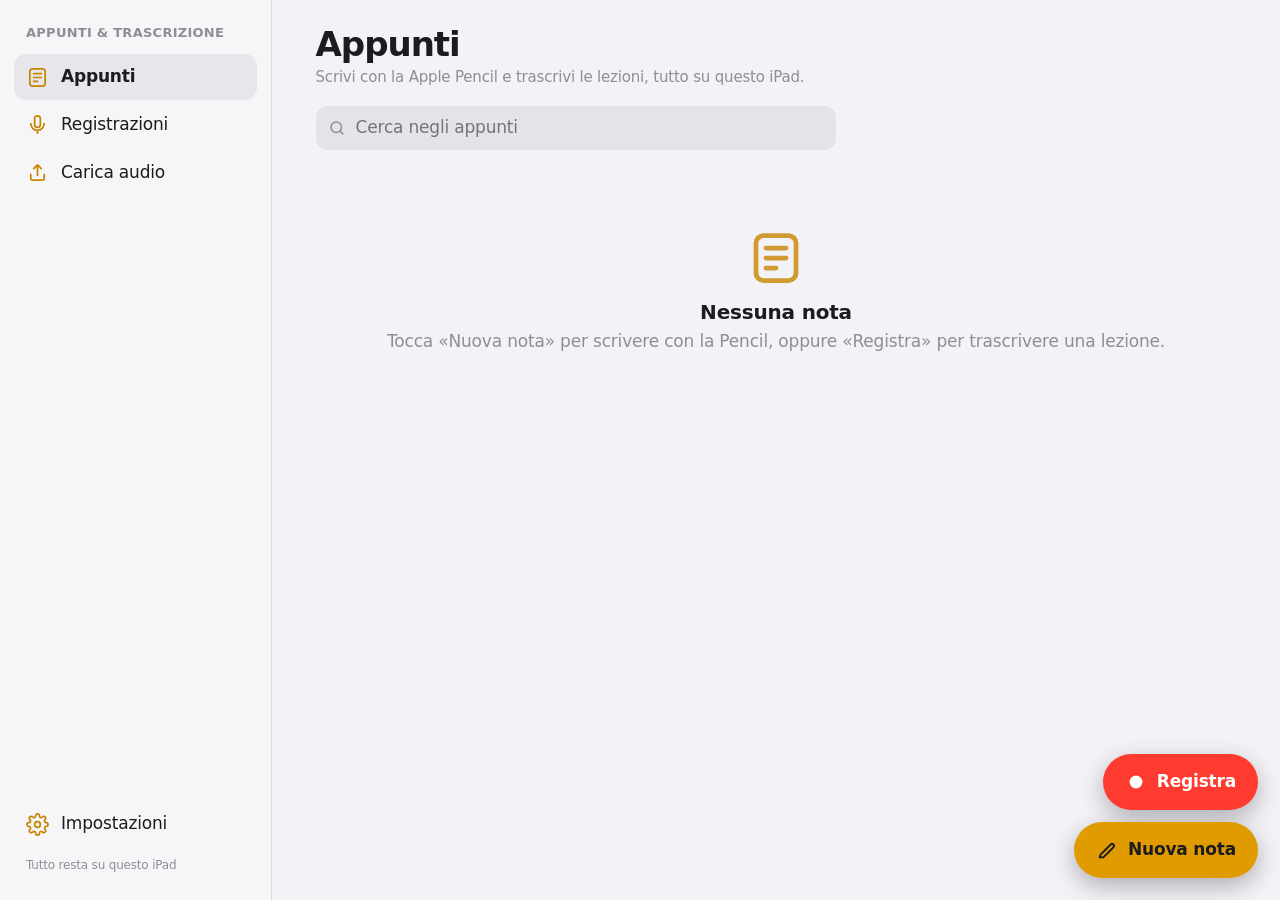
<file: ondevice/index.html>
<!doctype html>
<html lang="it"><head><meta charset="utf-8">
<meta name="viewport" content="width=device-width,initial-scale=1,viewport-fit=cover,maximum-scale=1,user-scalable=no">
<title>Trascrizione sul dispositivo</title>
<link rel="manifest" href="manifest.json"><link rel="apple-touch-icon" href="icon-192.png">
<meta name="apple-mobile-web-app-capable" content="yes"><meta name="theme-color" content="#f2f2f7" media="(prefers-color-scheme: light)"><meta name="theme-color" content="#000000" media="(prefers-color-scheme: dark)"><meta name="apple-mobile-web-app-status-bar-style" content="default">
<link rel="stylesheet" href="ui.css"></head><body><div id="shell"><nav id="side" aria-label="Sezioni"><div class="brand">Appunti &amp; Trascrizione</div>
<a href="#/" data-nav=""><svg viewBox="0 0 24 24" fill="none" stroke="currentColor" stroke-width="1.8" stroke-linecap="round" stroke-linejoin="round"><rect x="4" y="3" width="16" height="18" rx="3"/><path d="M8 8h8M8 12h8M8 16h4"/></svg><span>Appunti</span></a>
<a href="#/recs" data-nav="recs"><svg viewBox="0 0 24 24" fill="none" stroke="currentColor" stroke-width="1.8" stroke-linecap="round" stroke-linejoin="round"><rect x="9" y="3" width="6" height="12" rx="3"/><path d="M5 11a7 7 0 0014 0M12 18v3"/></svg><span>Registrazioni</span></a>
<a href="#/import" data-nav="import"><svg viewBox="0 0 24 24" fill="none" stroke="currentColor" stroke-width="1.8" stroke-linecap="round" stroke-linejoin="round"><path d="M12 15V4M8 8l4-4 4 4M5 14v4a2 2 0 002 2h10a2 2 0 002-2v-4"/></svg><span>Carica audio</span></a>
<div class="grow"></div>
<a href="#/settings" data-nav="settings"><svg viewBox="0 0 24 24" fill="none" stroke="currentColor" stroke-width="1.8" stroke-linecap="round" stroke-linejoin="round"><circle cx="12" cy="12" r="3"/><path d="M19.4 15a1.7 1.7 0 00.3 1.8l.1.1a2 2 0 11-2.8 2.8l-.1-.1a1.7 1.7 0 00-1.8-.3 1.7 1.7 0 00-1 1.5V21a2 2 0 11-4 0v-.1a1.7 1.7 0 00-1.1-1.5 1.7 1.7 0 00-1.8.3l-.1.1a2 2 0 11-2.8-2.8l.1-.1a1.7 1.7 0 00.3-1.8 1.7 1.7 0 00-1.5-1H3a2 2 0 110-4h.1a1.7 1.7 0 001.5-1.1 1.7 1.7 0 00-.3-1.8l-.1-.1a2 2 0 112.8-2.8l.1.1a1.7 1.7 0 001.8.3H9a1.7 1.7 0 001-1.5V3a2 2 0 114 0v.1a1.7 1.7 0 001 1.5 1.7 1.7 0 001.8-.3l.1-.1a2 2 0 112.8 2.8l-.1.1a1.7 1.7 0 00-.3 1.8V9a1.7 1.7 0 001.5 1H21a2 2 0 110 4h-.1a1.7 1.7 0 00-1.5 1z"/></svg><span>Impostazioni</span></a>
<div class="foot">Tutto resta su questo iPad</div></nav><main id="app"></main></div>
<script type="module" src="app.js"></script></body></html>
</file>
<file: ondevice/ui.css>
/* Aspetto in stile app Apple (Note / File): titoli grandi, elenchi raggruppati, vetro sfocato, molle. */
:root{--bg:#f2f2f7;--card:#fff;--fg:#1c1c1e;--mut:#8e8e93;--line:rgba(60,60,67,.14);--fill:rgba(118,118,128,.12);--acc:#e09b00;--acc-ink:#1c1c1e;--tint:#c98500;--rec:#ff3b30;--ok:#248a3d;--bad:#d70015;--r:20px;
  --shadow:0 0 0 .5px rgba(0,0,0,.06),0 2px 8px rgba(0,0,0,.06),0 12px 28px rgba(0,0,0,.06);--side:272px;color-scheme:light}
@media(prefers-color-scheme:dark){:root{--bg:#000;--card:#1c1c1e;--fg:#f5f5f7;--mut:#98989f;--line:rgba(84,84,88,.5);--fill:rgba(118,118,128,.24);--acc:#ffb400;--tint:#ffb400;--ok:#32d74b;--bad:#ff453a;--shadow:0 0 0 .5px rgba(255,255,255,.08),0 8px 24px rgba(0,0,0,.5);color-scheme:dark}}
*{box-sizing:border-box;-webkit-tap-highlight-color:transparent}
body{min-height:100%;margin:0;background:var(--bg);color:var(--fg);font:17px/1.4 -apple-system,"SF Pro Text",system-ui,sans-serif;-webkit-font-smoothing:antialiased;letter-spacing:-.011em}
#shell{display:flex;min-height:100%}
#side{position:sticky;top:0;align-self:flex-start;height:100vh;width:var(--side);flex-shrink:0;padding:calc(18px + env(safe-area-inset-top)) 14px 18px;display:flex;flex-direction:column;gap:2px;background:color-mix(in srgb,var(--bg) 70%,var(--card));border-right:.5px solid var(--line)}
#side .brand{font-size:13px;font-weight:600;color:var(--mut);letter-spacing:.02em;text-transform:uppercase;padding:6px 12px 10px}
#side a{display:flex;align-items:center;gap:12px;padding:11px 12px;border-radius:12px;color:var(--fg);text-decoration:none;font-size:17px;min-height:44px;transition:background .15s,transform .12s}
#side a svg{width:23px;height:23px;flex-shrink:0;color:var(--tint)}#side a:active{transform:scale(.97)}
#side a.active{background:var(--fill);font-weight:600}#side .grow{flex:1}
#side .foot{font-size:12px;color:var(--mut);padding:8px 12px}
main{flex:1;min-width:0;padding:calc(26px + env(safe-area-inset-top)) clamp(18px,3.4vw,44px) 130px;animation:enter .32s cubic-bezier(.2,.8,.2,1)}
@keyframes enter{from{opacity:0;transform:translateY(10px) scale(.995)}to{opacity:1;transform:none}}
h1{font-size:34px;line-height:1.1;font-weight:700;letter-spacing:-.03em;margin:0 0 4px}
h2{font-size:13px;font-weight:600;color:var(--mut);text-transform:uppercase;letter-spacing:.04em;margin:30px 12px 8px}
.sub{color:var(--mut);margin:0 0 18px;font-size:15px}
.mut{color:var(--mut);font-size:14px}.bad{color:var(--bad)}.ok{color:var(--ok)}
.row{display:flex;flex-wrap:wrap;gap:10px;align-items:center}.grow{flex:1}
button,select,input,.btn{font:inherit;letter-spacing:inherit;color:inherit}
button{min-height:44px;padding:8px 18px;border-radius:14px;border:0;background:var(--fill);cursor:pointer;margin:0;transition:transform .16s cubic-bezier(.3,.8,.3,1.2),background .15s,opacity .15s}
button:active{transform:scale(.95)}button:disabled{opacity:.4}
button.primary{background:var(--acc);color:var(--acc-ink);font-weight:600}
button.rec{background:var(--rec);color:#fff;font-weight:600}button.danger{color:var(--bad)}button.plain{background:transparent;color:var(--tint)}
select{min-height:40px;padding:6px 30px 6px 12px;border-radius:10px;border:0;background:var(--fill);appearance:none;-webkit-appearance:none;background-image:url("data:image/svg+xml,%3Csvg xmlns='http://www.w3.org/2000/svg' width='12' height='8' fill='none' stroke='%238e8e93' stroke-width='2' stroke-linecap='round'%3E%3Cpath d='M1 1l5 5 5-5'/%3E%3C/svg%3E");background-repeat:no-repeat;background-position:right 11px center;max-width:100%}
input[type=text],input[type=search]{width:100%;min-height:44px;padding:8px 14px;border-radius:12px;border:0;background:var(--fill);outline:none}
input[type=search]{background-image:none;padding-left:40px}
.search{position:relative;margin:14px 0 18px;max-width:520px}.search svg{position:absolute;left:12px;top:50%;transform:translateY(-50%);width:18px;height:18px;color:var(--mut)}
.card{background:var(--card);border-radius:var(--r);padding:18px;margin:12px 0;box-shadow:var(--shadow)}
/* elenco raggruppato stile iOS */
.group{background:var(--card);border-radius:16px;overflow:hidden;box-shadow:var(--shadow);margin:0 0 6px}
.cell{display:flex;align-items:center;gap:12px;padding:13px 16px;min-height:52px;position:relative;text-decoration:none;color:inherit;width:100%;border-radius:0;background:transparent;text-align:left;border:0}
.cell+.cell::before{content:"";position:absolute;left:16px;right:0;top:0;height:.5px;background:var(--line)}
.cell:active{background:var(--fill);transform:none}.cell .t{font-weight:500}.cell .m{color:var(--mut);font-size:14px}.cell .chev{color:var(--mut);opacity:.6}
.cell .ico{width:34px;height:34px;border-radius:9px;display:grid;place-items:center;background:var(--tint);color:#fff;flex-shrink:0}.cell .ico svg{width:20px;height:20px}
.cell select{max-width:60%}
/* griglia degli appunti con anteprime vere */
.grid{display:grid;grid-template-columns:repeat(auto-fill,minmax(170px,1fr));gap:22px 18px}
.nb{display:flex;flex-direction:column;gap:8px;background:none;padding:0;border-radius:0;text-align:left;min-height:0;position:relative;animation:enter .4s both;cursor:pointer}
.nb .cover{aspect-ratio:3/3.9;border-radius:14px;overflow:hidden;background:#fff;box-shadow:var(--shadow);position:relative;transition:transform .25s cubic-bezier(.3,.8,.3,1.2),box-shadow .2s}
.nb:hover .cover{transform:translateY(-3px)}.nb:active .cover{transform:scale(.96)}
.nb .cover canvas{width:100%;height:100%;display:block}
.nb .badge{position:absolute;right:8px;bottom:8px;background:rgba(0,0,0,.55);color:#fff;border-radius:99px;padding:2px 9px;font-size:12px;backdrop-filter:blur(8px);-webkit-backdrop-filter:blur(8px)}
.nb b{font-weight:600;font-size:15px;line-height:1.25;padding:0 2px;display:-webkit-box;-webkit-line-clamp:2;-webkit-box-orient:vertical;overflow:hidden}.nb span.m{color:var(--mut);font-size:13px;padding:0 2px}
.nb .more{position:absolute;right:6px;top:6px;width:32px;height:32px;min-height:32px;padding:0;border-radius:50%;background:rgba(255,255,255,.85);color:#1c1c1e;backdrop-filter:blur(10px);-webkit-backdrop-filter:blur(10px);display:grid;place-items:center;font-size:18px;opacity:0;transition:opacity .15s}
.nb:hover .more,html.touch .nb .more{opacity:1}
.empty{text-align:center;color:var(--mut);padding:60px 20px}.empty svg{width:60px;height:60px;color:var(--tint);opacity:.8;margin-bottom:10px}.empty b{display:block;color:var(--fg);font-size:20px;margin-bottom:4px}
/* pulsanti flottanti (come "nuova nota") */
.fabs{position:fixed;right:calc(22px + env(safe-area-inset-right));bottom:calc(22px + env(safe-area-inset-bottom));display:flex;flex-direction:column;gap:12px;z-index:15;align-items:flex-end}
.fab{display:flex;align-items:center;gap:10px;height:56px;padding:0 22px;border-radius:28px;font-weight:600;font-size:17px;box-shadow:0 8px 24px rgba(0,0,0,.28);border:0}
.fab svg{width:22px;height:22px}.fab.rec{background:var(--rec);color:#fff}.fab.new{background:var(--acc);color:var(--acc-ink)}
/* lastra / dialoghi */
.modal{position:fixed;inset:0;background:rgba(0,0,0,.4);display:flex;align-items:flex-end;justify-content:center;z-index:30;animation:fadeIn .2s both}
.modal.center{align-items:center}
@keyframes fadeIn{from{opacity:0}}@keyframes sheetUp{from{transform:translateY(40px) scale(.98);opacity:0}}
.sheet{width:min(560px,100%);max-height:92vh;overflow:auto;background:var(--bg);border-radius:26px 26px 0 0;padding:20px 20px calc(20px + env(safe-area-inset-bottom));display:flex;flex-direction:column;gap:14px;animation:sheetUp .36s cubic-bezier(.2,.9,.25,1.05) both}
.modal.center .sheet{border-radius:26px;width:min(420px,calc(100% - 32px))}
.sheet h3{margin:0;font-size:22px;font-weight:700;letter-spacing:-.02em}.sheet label.l{font-size:13px;font-weight:600;color:var(--mut);text-transform:uppercase;letter-spacing:.04em;margin:2px 4px -6px}
.chips{display:flex;gap:8px;flex-wrap:wrap}.chip{min-height:38px;padding:6px 14px;border-radius:99px;background:var(--fill);font-size:15px}.chip.on{background:var(--acc);color:var(--acc-ink);font-weight:600}
.papers{display:grid;grid-template-columns:repeat(4,1fr);gap:10px}
.paper{display:flex;flex-direction:column;align-items:center;gap:6px;background:none;padding:0;min-height:0;font-size:13px}
.paper i{display:block;width:100%;aspect-ratio:3/4;border-radius:10px;background-color:#fff;box-shadow:var(--shadow);border:2.5px solid transparent;transition:border-color .15s,transform .2s}
.paper.on i{border-color:var(--acc);transform:scale(1.04)}.paper.on{font-weight:600}
.paper .lines{background-image:repeating-linear-gradient(#fff 0 9px,#d9dde5 9px 10px)}
.paper .grid{display:block;background-image:linear-gradient(#d9dde5 1px,transparent 1px),linear-gradient(90deg,#d9dde5 1px,transparent 1px);background-size:10px 10px;gap:0}
.paper .dots{background-image:radial-gradient(#b4bccb 1px,transparent 1.3px);background-size:10px 10px}
.apptoast{position:fixed;bottom:calc(30px + env(safe-area-inset-bottom));left:50%;transform:translateX(-50%);background:rgba(28,28,30,.9);color:#fff;padding:10px 18px;border-radius:99px;z-index:40;backdrop-filter:blur(12px);animation:sheetUp .3s both}
/* dettaglio registrazione */
.back{display:inline-flex;align-items:center;gap:2px;color:var(--tint);background:none;padding:0 8px 0 0;margin:0 0 10px -4px;font-size:17px}.back svg{width:22px;height:22px}
.titlein{font-size:30px;font-weight:700;letter-spacing:-.03em;background:transparent!important;padding:2px 0!important;min-height:0!important;border-radius:0!important;margin-bottom:2px}
.pills{display:flex;gap:8px;flex-wrap:wrap;margin:12px 0}.pills button{display:flex;gap:8px;align-items:center;border-radius:99px;padding:8px 16px}.pills svg{width:18px;height:18px;color:var(--tint)}
.pills button.primary svg{color:var(--acc-ink)}
audio{width:100%;border-radius:12px}
.transcript{font-size:19px;line-height:1.6}
.bar{height:8px;background:var(--fill);border-radius:99px;overflow:hidden}.bar>i{display:block;height:100%;background:var(--acc);transition:width .4s;border-radius:99px}
.seg{margin:6px 0}.seg .t{color:var(--mut);font-size:13px;margin-right:6px}
.chk{display:flex;gap:10px;align-items:center;padding:6px 0}.chk .d{width:22px;height:22px;border-radius:50%;display:grid;place-items:center;font-size:13px;color:#fff;background:var(--ok)}.chk .d.no{background:var(--bad)}
/* pagina a tutto schermo (quaderno / registrazione) */
main.full{position:fixed;inset:0;padding:env(safe-area-inset-top) 0 0;display:flex;flex-direction:column;background:#ececf0;color:#1c1c1e;animation:none;z-index:25}
body:has(main.full) #side{display:none}
.nbhost{flex:1;min-width:0;min-height:0;display:flex;flex-direction:column}.nbhost>.ink{flex:1}
@media(max-width:860px){
  #shell{flex-direction:column}
  #side{position:fixed;top:auto;bottom:0;left:0;right:0;height:auto;width:auto;flex-direction:row;justify-content:space-around;padding:6px 8px calc(6px + env(safe-area-inset-bottom));z-index:20;border-right:0;border-top:.5px solid var(--line);backdrop-filter:blur(24px) saturate(180%);-webkit-backdrop-filter:blur(24px) saturate(180%);background:color-mix(in srgb,var(--bg) 78%,transparent)}
  #side .brand,#side .grow,#side .foot{display:none}#side a{flex-direction:column;gap:2px;font-size:11px;padding:6px 10px;min-height:48px;flex:1;justify-content:center}#side a.active{background:none;color:var(--tint)}
  .fabs{bottom:calc(86px + env(safe-area-inset-bottom))}h1{font-size:30px}
}
.split{flex:1;display:flex;min-height:0}.split.nopanel .txpanel,.split.nopanel .split-h{display:none}.nbhost{flex:1;min-width:0;min-height:0;display:flex;flex-direction:column}.nbhost>.ink{flex:1}
.split-h{width:10px;cursor:col-resize;background:#e5e5ea;touch-action:none;position:relative}.split-h::after{content:"";position:absolute;left:3px;top:50%;width:4px;height:44px;margin-top:-22px;border-radius:2px;background:#aeaeb2}
.txpanel{width:var(--w,360px);display:flex;flex-direction:column;background:#fff;min-height:0}
.txhead{display:flex;flex-wrap:wrap;gap:8px;align-items:center;justify-content:space-between;padding:10px 14px;border-bottom:1px solid #e5e5ea}
.legend{font-size:12px;color:#8e8e93;display:flex;align-items:center;gap:4px}.legend i{display:inline-block;width:10px;height:10px;border-radius:3px}.lg-s{background:#1c1c1e}.lg-m{background:#9b51e0}
.tx{flex:1;overflow-y:auto;padding:10px 16px 40px;font:19px/1.55 -apple-system,"SF Pro Text",system-ui,sans-serif;color:#1c1c1e;-webkit-user-select:text;user-select:text}
.tx.static{max-height:none;color:var(--fg);padding:0}.tx.static .spoken{color:var(--fg)}
.tx .spoken{margin:4px 0 10px}
.tx .meta{color:#9b51e0;font-style:italic;font-size:13px;font-weight:600;letter-spacing:.02em;margin:14px 0 2px;display:flex;align-items:center;gap:6px}
.tx .meta.para::after{content:"";flex:1;height:1px;background:linear-gradient(90deg,#9b51e055,transparent)}
.tx .meta.bad{color:#d70015}
.tx .meta.in{animation:metaIn .5s ease-out both}
.tx .w{display:inline-block;opacity:0;animation:wIn .5s cubic-bezier(.2,.7,.2,1) forwards}
@keyframes wIn{from{opacity:0;transform:translateY(.4em)}to{opacity:1;transform:none}}
@keyframes metaIn{from{opacity:0;transform:translateX(-10px)}to{opacity:1;transform:none}}
@media (prefers-reduced-motion:reduce){.tx .w,.tx .meta.in{animation:none;opacity:1}}
.rechead{display:flex;align-items:center;gap:6px;min-width:0}
.recstat{font-weight:600;color:#ff3b30;font-variant-numeric:tabular-nums;white-space:nowrap}.recstat.paused{color:#ff9f0a}
.rechead ~ button:not(.ib){min-height:36px;padding:4px 14px;margin:0 3px;border-radius:18px;font-size:15px;font-weight:600;border:0;background:rgba(118,118,128,.14);color:#1c1c1e}
.ptitle{font:600 17px -apple-system,system-ui!important;background:transparent!important;border:0!important;color:#1c1c1e!important;min-width:120px;max-width:340px}
.recmsg{padding:0 14px}.recmsg .bar{background:#e5e5ea}.recmsg .mut{color:#8e8e93}
.ib.small{font-size:20px}
@media (orientation:portrait){.split{flex-direction:column}.txpanel{width:auto;height:var(--w,300px)}.split-h{width:auto;height:12px;cursor:row-resize}.split-h::after{left:50%;top:4px;width:44px;height:4px;margin:0 0 0 -22px}}
main.full{background:#ececf0}
</file>
